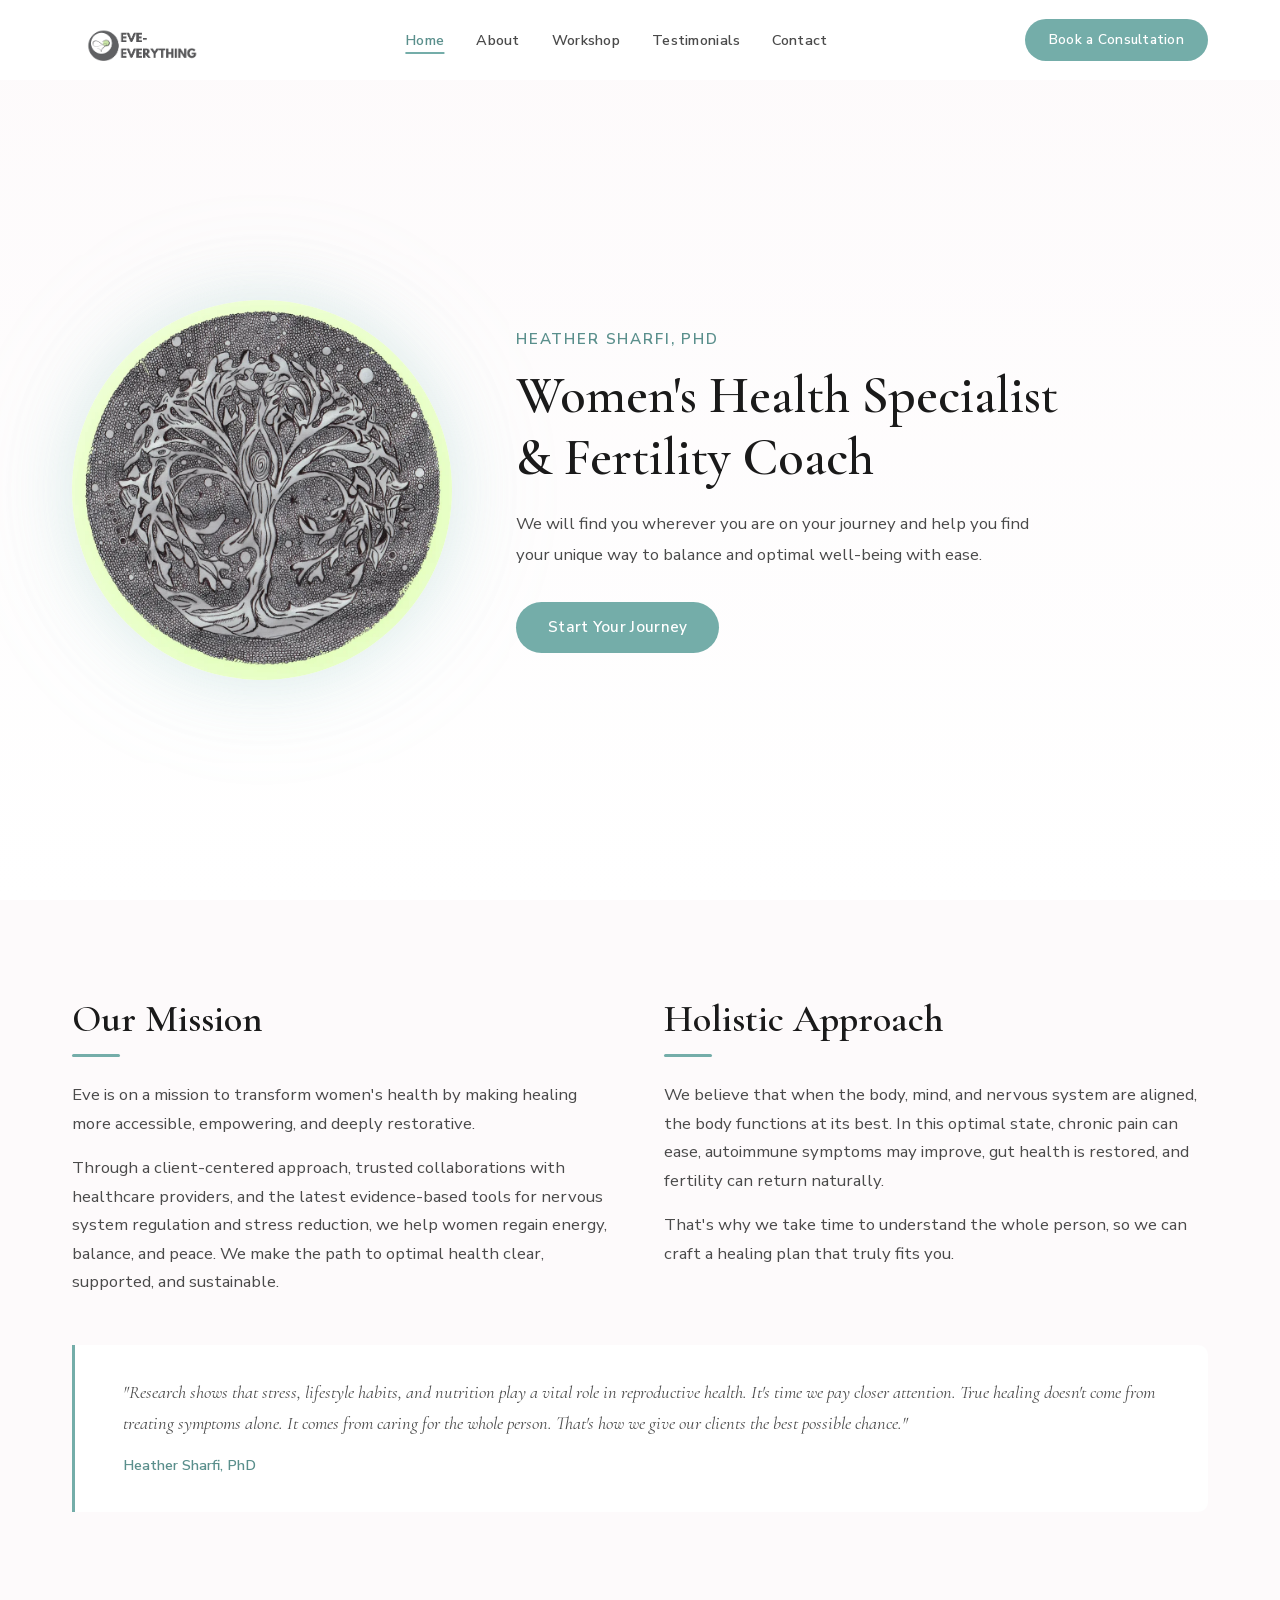
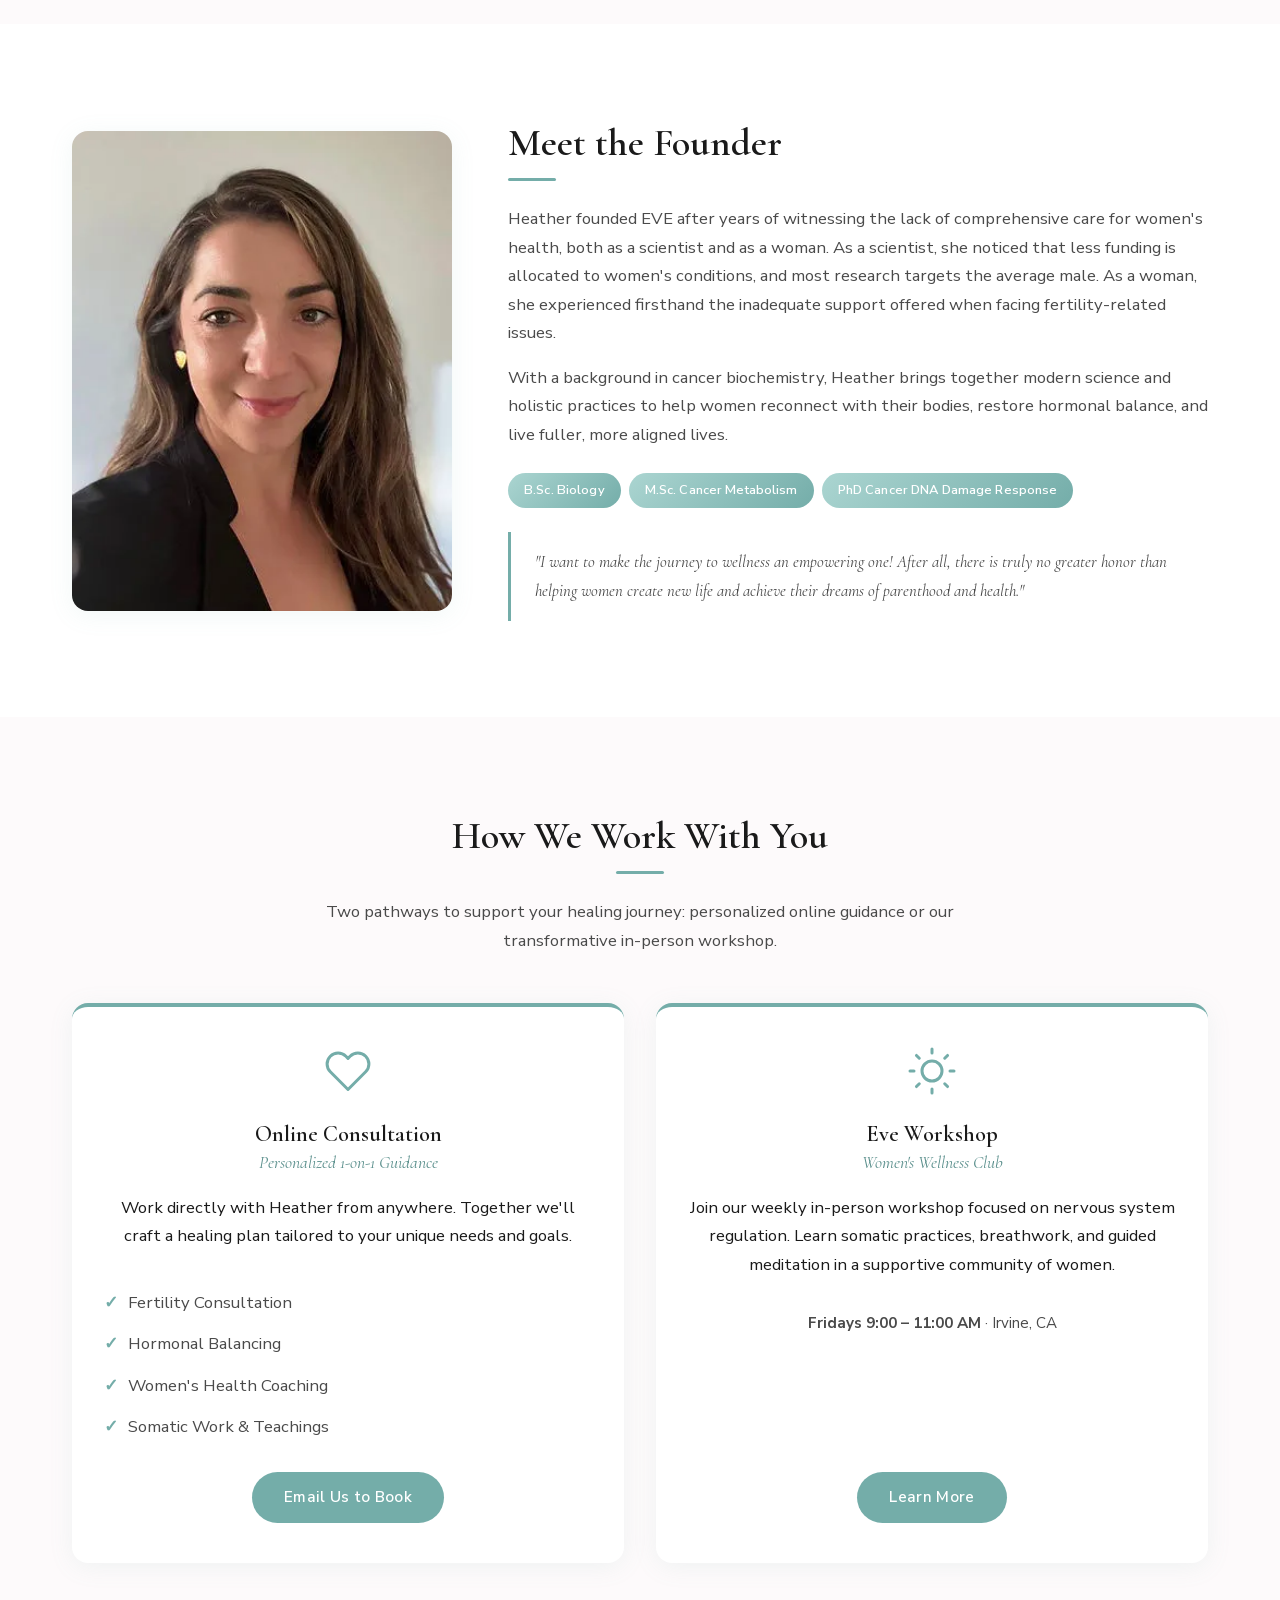
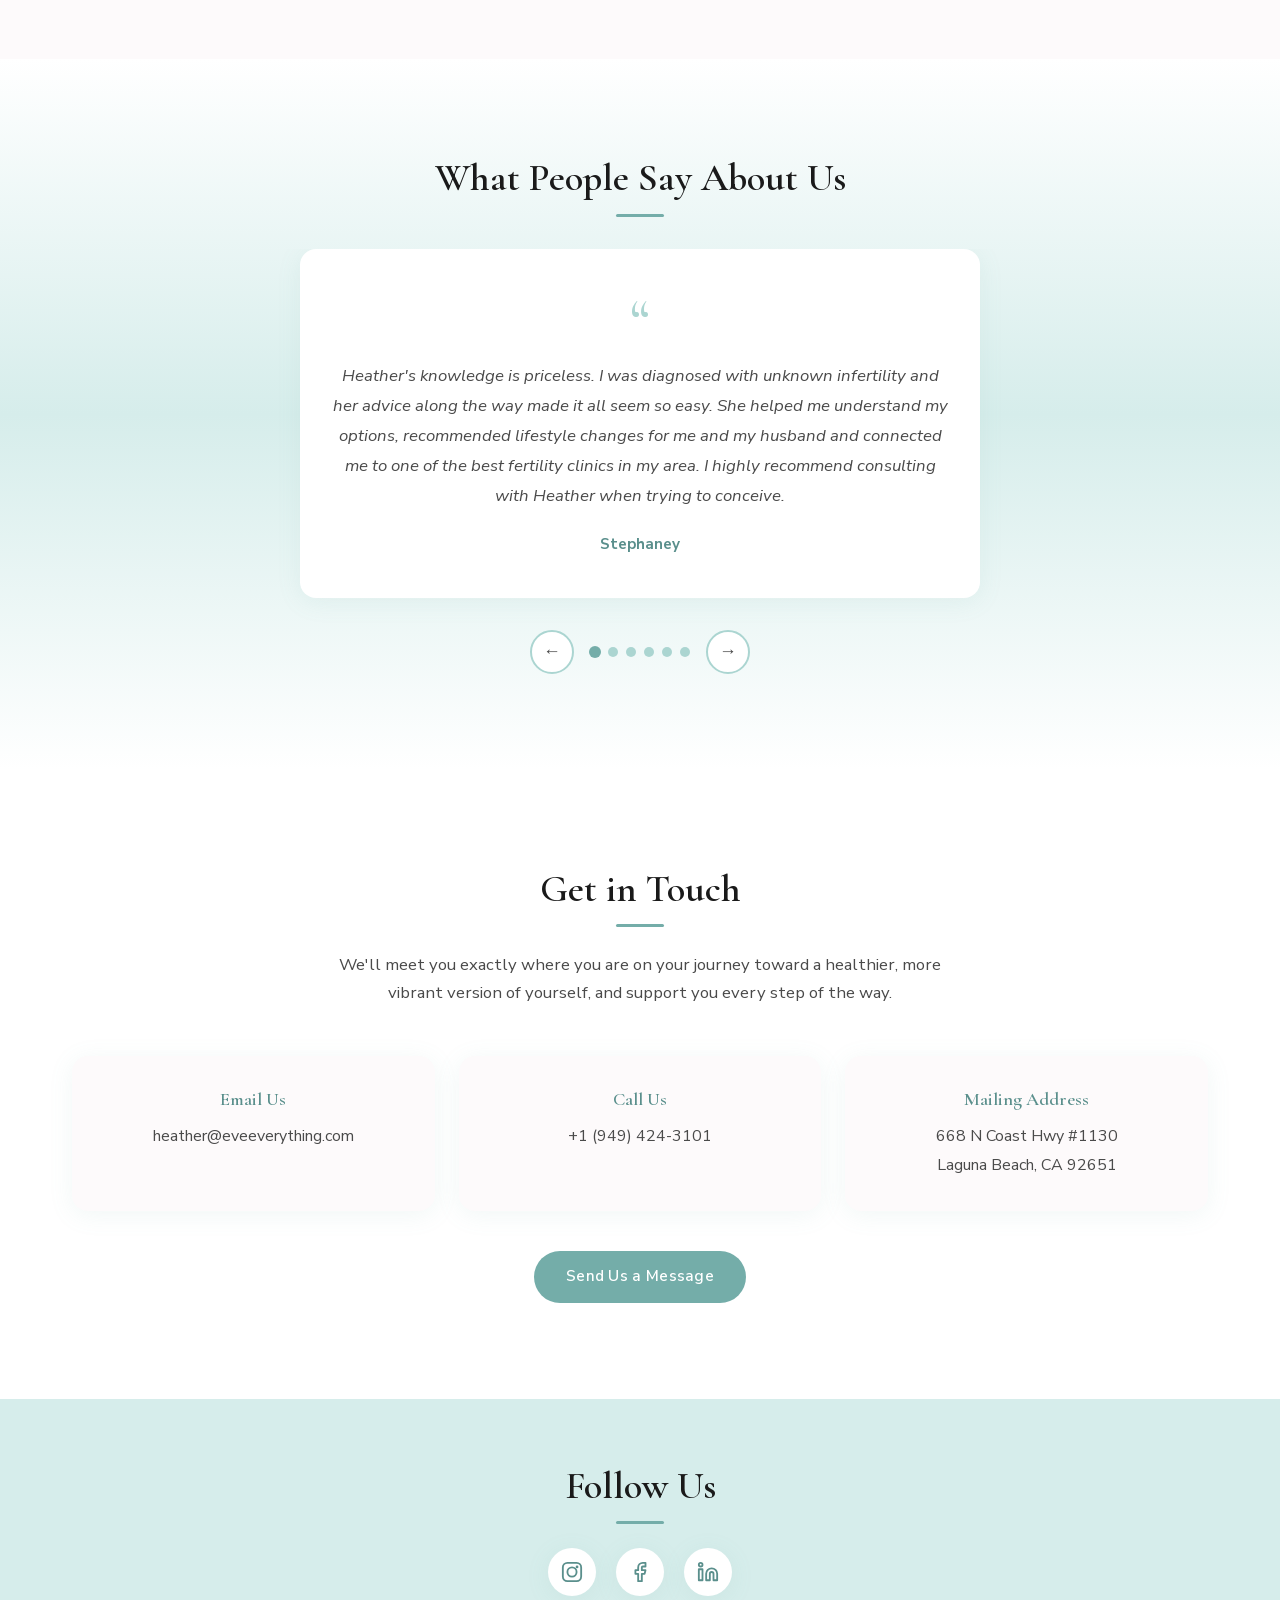
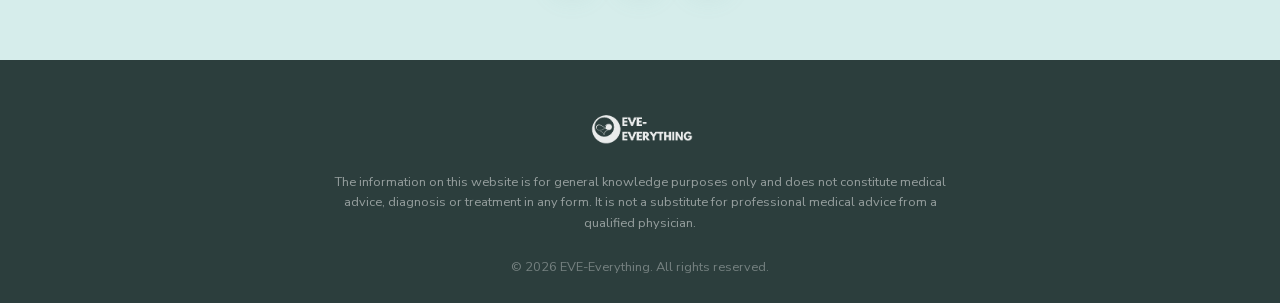
<file: index.html>
<!DOCTYPE html>
<html lang="en">
<head>
  <meta charset="UTF-8">
  <meta name="viewport" content="width=device-width, initial-scale=1.0">
  <title>EVE-Everything | Women's Health Specialist & Fertility Coach</title>
  <meta name="description" content="Heather Sharfi PhD, Women's Health Specialist and Fertility Coach. Science-backed solutions for hormone balance, fertility, and nervous system healing.">
  <meta property="og:title" content="EVE-Everything | Women's Health & Fertility">
  <meta property="og:description" content="Transform your health with evidence-based, holistic care for women. Nervous system healing, fertility coaching, and hormonal balance.">
  <meta property="og:type" content="website">
  <meta property="og:url" content="https://eveeverything.com">
  <meta property="og:image" content="images/logo.png">
  <link rel="icon" type="image/png" href="images/favicon.png">
  <link rel="preload" href="fonts/cormorant-garamond.woff2" as="font" type="font/woff2" crossorigin>
  <link rel="preload" href="fonts/nunito-sans.woff2" as="font" type="font/woff2" crossorigin>
  <link rel="stylesheet" href="css/styles.css">
</head>
<body>

  <!-- ========== NAVIGATION ========== -->
  <header class="site-header" id="header">
    <div class="container header-inner">
      <a href="#hero" class="logo-link">
        <img src="images/logo.png" alt="EVE-Everything" class="logo">
      </a>
      <nav class="main-nav" id="main-nav">
        <ul class="nav-list">
          <li><a href="#hero" class="nav-link active">Home</a></li>
          <li><a href="#about" class="nav-link">About</a></li>
          <li><a href="workshop.html" class="nav-link">Workshop</a></li>
          <li><a href="#testimonials" class="nav-link">Testimonials</a></li>
          <li><a href="#contact" class="nav-link">Contact</a></li>
        </ul>
      </nav>
      <a href="#contact" class="btn btn-nav">Book a Consultation</a>
      <button class="hamburger" id="hamburger" aria-label="Toggle menu" aria-expanded="false">
        <span></span>
        <span></span>
        <span></span>
      </button>
    </div>
  </header>

  <!-- Mobile menu overlay -->
  <div class="mobile-overlay" id="mobile-overlay">
    <nav class="mobile-nav">
      <ul class="mobile-nav-list">
        <li><a href="#hero" class="mobile-nav-link">Home</a></li>
        <li><a href="#about" class="mobile-nav-link">About</a></li>
        <li><a href="workshop.html" class="mobile-nav-link">Workshop</a></li>
        <li><a href="#testimonials" class="mobile-nav-link">Testimonials</a></li>
        <li><a href="#contact" class="mobile-nav-link">Contact</a></li>
      </ul>
      <a href="#contact" class="btn btn-mobile-cta">Book a Consultation</a>
    </nav>
  </div>

  <!-- ========== HERO ========== -->
  <section class="hero" id="hero">
    <div class="container hero-inner">
      <div class="hero-image-wrap">
        <picture>
          <source srcset="images/heather_portrait.webp" type="image/webp">
          <img src="images/heather_portrait_small.jpg" alt="Tree of Life, EVE-Everything" class="hero-image" loading="eager">
        </picture>
      </div>
      <div class="hero-text">
        <p class="hero-subtitle">Heather Sharfi, PhD</p>
        <h1 class="hero-title">Women's Health Specialist<br>& Fertility Coach</h1>
        <p class="hero-description">We will find you wherever you are on your journey and help you find your unique way to balance and optimal well-being with ease.</p>
        <a href="#contact" class="btn btn-primary">Start Your Journey</a>
      </div>
    </div>
  </section>

  <!-- ========== MISSION & APPROACH ========== -->
  <section class="mission" id="mission">
    <div class="container">
      <div class="mission-grid">
        <div class="mission-block fade-in">
          <h2 class="section-title">Our Mission</h2>
          <p>Eve is on a mission to transform women's health by making healing more accessible, empowering, and deeply restorative.</p>
          <p>Through a client-centered approach, trusted collaborations with healthcare providers, and the latest evidence-based tools for nervous system regulation and stress reduction, we help women regain energy, balance, and peace. We make the path to optimal health clear, supported, and sustainable.</p>
        </div>
        <div class="mission-block fade-in">
          <h2 class="section-title">Holistic Approach</h2>
          <p>We believe that when the body, mind, and nervous system are aligned, the body functions at its best. In this optimal state, chronic pain can ease, autoimmune symptoms may improve, gut health is restored, and fertility can return naturally.</p>
          <p>That's why we take time to understand the whole person, so we can craft a healing plan that truly fits you.</p>
        </div>
      </div>
      <blockquote class="founder-quote fade-in">
        <p>"Research shows that stress, lifestyle habits, and nutrition play a vital role in reproductive health. It's time we pay closer attention. True healing doesn't come from treating symptoms alone. It comes from caring for the whole person. That's how we give our clients the best possible chance."</p>
        <cite>Heather Sharfi, PhD</cite>
      </blockquote>
    </div>
  </section>

  <!-- ========== ABOUT ========== -->
  <section class="about" id="about">
    <div class="container">
      <div class="about-grid">
        <div class="about-image-wrap fade-in">
          <picture>
            <source srcset="images/heather-headshot.webp" type="image/webp">
            <img src="images/heather-headshot.jpg" alt="Heather Sharfi, PhD, Founder of EVE-Everything" class="about-image" loading="lazy">
          </picture>
        </div>
        <div class="about-text fade-in">
          <h2 class="section-title">Meet the Founder</h2>
          <p>Heather founded EVE after years of witnessing the lack of comprehensive care for women's health, both as a scientist and as a woman. As a scientist, she noticed that less funding is allocated to women's conditions, and most research targets the average male. As a woman, she experienced firsthand the inadequate support offered when facing fertility-related issues.</p>
          <p>With a background in cancer biochemistry, Heather brings together modern science and holistic practices to help women reconnect with their bodies, restore hormonal balance, and live fuller, more aligned lives.</p>
          <div class="credentials">
            <span class="credential-badge">B.Sc. Biology</span>
            <span class="credential-badge">M.Sc. Cancer Metabolism</span>
            <span class="credential-badge">PhD Cancer DNA Damage Response</span>
          </div>
          <blockquote class="about-quote">
            <p>"I want to make the journey to wellness an empowering one! After all, there is truly no greater honor than helping women create new life and achieve their dreams of parenthood and health."</p>
          </blockquote>
        </div>
      </div>
    </div>
  </section>

  <!-- ========== SERVICES ========== -->
  <section class="services" id="services">
    <div class="container">
      <h2 class="section-title section-title-center fade-in">How We Work With You</h2>
      <p class="section-subtitle fade-in">Two pathways to support your healing journey: personalized online guidance or our transformative in-person workshop.</p>
      <div class="offerings-grid">
        <div class="offering-card fade-in">
          <div class="offering-icon">
            <svg viewBox="0 0 24 24" fill="none" stroke="currentColor" stroke-width="1.5" stroke-linecap="round" stroke-linejoin="round"><path d="M20.84 4.61a5.5 5.5 0 0 0-7.78 0L12 5.67l-1.06-1.06a5.5 5.5 0 0 0-7.78 7.78L12 21.23l8.84-8.84a5.5 5.5 0 0 0 0-7.78z"/></svg>
          </div>
          <h3>Online Consultation</h3>
          <p class="offering-tagline">Personalized 1-on-1 Guidance</p>
          <p>Work directly with Heather from anywhere. Together we'll craft a healing plan tailored to your unique needs and goals.</p>
          <ul class="offering-includes">
            <li>Fertility Consultation</li>
            <li>Hormonal Balancing</li>
            <li>Women's Health Coaching</li>
            <li>Somatic Work & Teachings</li>
          </ul>
          <a href="mailto:heather@eveeverything.com?subject=Consultation%20Inquiry" class="btn btn-primary">Email Us to Book</a>
        </div>
        <div class="offering-card fade-in">
          <div class="offering-icon">
            <svg viewBox="0 0 24 24" fill="none" stroke="currentColor" stroke-width="1.5" stroke-linecap="round" stroke-linejoin="round"><circle cx="12" cy="12" r="5"/><line x1="12" y1="1" x2="12" y2="3"/><line x1="12" y1="21" x2="12" y2="23"/><line x1="4.22" y1="4.22" x2="5.64" y2="5.64"/><line x1="18.36" y1="18.36" x2="19.78" y2="19.78"/><line x1="1" y1="12" x2="3" y2="12"/><line x1="21" y1="12" x2="23" y2="12"/><line x1="4.22" y1="19.78" x2="5.64" y2="18.36"/><line x1="18.36" y1="5.64" x2="19.78" y2="4.22"/></svg>
          </div>
          <h3>Eve Workshop</h3>
          <p class="offering-tagline">Women's Wellness Club</p>
          <p>Join our weekly in-person workshop focused on nervous system regulation. Learn somatic practices, breathwork, and guided meditation in a supportive community of women.</p>
          <p class="offering-detail"><strong>Fridays 9:00 &ndash; 11:00 AM</strong> &middot; Irvine, CA</p>
          <a href="workshop.html" class="btn btn-primary">Learn More</a>
        </div>
      </div>
    </div>
  </section>

  <!-- ========== TESTIMONIALS ========== -->
  <section class="testimonials" id="testimonials">
    <div class="container">
      <h2 class="section-title section-title-center fade-in">What People Say About Us</h2>
      <div class="testimonial-carousel" id="testimonial-carousel">
        <div class="testimonial-track" id="testimonial-track">
          <div class="testimonial-slide">
            <div class="testimonial-card">
              <div class="quote-icon">&ldquo;</div>
              <p class="testimonial-text">Heather's knowledge is priceless. I was diagnosed with unknown infertility and her advice along the way made it all seem so easy. She helped me understand my options, recommended lifestyle changes for me and my husband and connected me to one of the best fertility clinics in my area. I highly recommend consulting with Heather when trying to conceive.</p>
              <p class="testimonial-author"> Stephaney</p>
            </div>
          </div>
          <div class="testimonial-slide">
            <div class="testimonial-card">
              <div class="quote-icon">&ldquo;</div>
              <p class="testimonial-text">I am so pleased that I found Heather. Her advice and information on how to conceive naturally has been invaluable. I feel so much more informed and empowered after speaking to her.</p>
              <p class="testimonial-author"> Keren</p>
            </div>
          </div>
          <div class="testimonial-slide">
            <div class="testimonial-card">
              <div class="quote-icon">&ldquo;</div>
              <p class="testimonial-text">Heather is a well of knowledge. From biochemistry and bodily organs to energy, somatic work, breath work, and subconscious work, she covers it all. She helped me find more meaning in life, focus my energy on what's important, and start practicing self-care. Speaking with her was a comfortable and enlightening experience. She is truly a special soul.</p>
              <p class="testimonial-author"> Yana</p>
            </div>
          </div>
          <div class="testimonial-slide">
            <div class="testimonial-card">
              <div class="quote-icon">&ldquo;</div>
              <p class="testimonial-text">I started working with Heather three months ago and now I'm pregnant! If you are thinking of getting in touch with Heather, don't think, DO!</p>
              <p class="testimonial-author"> Natalie</p>
            </div>
          </div>
          <div class="testimonial-slide">
            <div class="testimonial-card">
              <div class="quote-icon">&ldquo;</div>
              <p class="testimonial-text">Heather is a true baby whisperer. After two years of trying and at the age of 43, I got pregnant naturally.</p>
              <p class="testimonial-author"> Client</p>
            </div>
          </div>
          <div class="testimonial-slide">
            <div class="testimonial-card">
              <div class="quote-icon">&ldquo;</div>
              <p class="testimonial-text">Thank you, Heather, for helping me reconnect with myself. After years of low energy, emotional dysregulation, and feelings of loneliness, I am now excited about the small things in life. I am reading more, spending more time in nature, and my business has never been more successful. I find life more meaningful and joyful than ever before.</p>
              <p class="testimonial-author"> Client</p>
            </div>
          </div>
        </div>
        <div class="carousel-controls">
          <button class="carousel-btn carousel-prev" aria-label="Previous testimonial">&larr;</button>
          <div class="carousel-dots" id="carousel-dots"></div>
          <button class="carousel-btn carousel-next" aria-label="Next testimonial">&rarr;</button>
        </div>
      </div>
    </div>
  </section>

  <!-- ========== CONTACT ========== -->
  <section class="contact" id="contact">
    <div class="container">
      <h2 class="section-title section-title-center fade-in">Get in Touch</h2>
      <p class="section-subtitle fade-in">We'll meet you exactly where you are on your journey toward a healthier, more vibrant version of yourself, and support you every step of the way.</p>
      <div class="contact-cards fade-in">
        <a href="mailto:heather@eveeverything.com" class="contact-card">
          <h3>Email Us</h3>
          <p>heather@eveeverything.com</p>
        </a>
        <a href="tel:+19494243101" class="contact-card">
          <h3>Call Us</h3>
          <p>+1 (949) 424-3101</p>
        </a>
        <div class="contact-card">
          <h3>Mailing Address</h3>
          <p>668 N Coast Hwy #1130<br>Laguna Beach, CA 92651</p>
        </div>
      </div>
      <div class="contact-cta fade-in">
        <a href="mailto:heather@eveeverything.com?subject=Inquiry%20from%20EVE-Everything%20Website" class="btn btn-primary">Send Us a Message</a>
      </div>
    </div>
  </section>

  <!-- ========== FOLLOW US ========== -->
  <section class="follow-us" id="follow">
    <div class="container">
      <h2 class="section-title section-title-center fade-in">Follow Us</h2>
      <div class="social-links fade-in">
        <a href="https://www.instagram.com/heather_sharfi_phd" target="_blank" rel="noopener" aria-label="Instagram">
          <svg viewBox="0 0 24 24" fill="none" stroke="currentColor" stroke-width="2" stroke-linecap="round" stroke-linejoin="round"><rect x="2" y="2" width="20" height="20" rx="5"/><circle cx="12" cy="12" r="5"/><circle cx="17.5" cy="6.5" r="1.5" fill="currentColor" stroke="none"/></svg>
        </a>
        <a href="https://www.facebook.com/groups/302809295116601" target="_blank" rel="noopener" aria-label="Facebook">
          <svg viewBox="0 0 24 24" fill="none" stroke="currentColor" stroke-width="2" stroke-linecap="round" stroke-linejoin="round"><path d="M18 2h-3a5 5 0 0 0-5 5v3H7v4h3v8h4v-8h3l1-4h-4V7a1 1 0 0 1 1-1h3z"/></svg>
        </a>
        <a href="https://www.linkedin.com/in/hsharfi/" target="_blank" rel="noopener" aria-label="LinkedIn">
          <svg viewBox="0 0 24 24" fill="none" stroke="currentColor" stroke-width="2" stroke-linecap="round" stroke-linejoin="round"><path d="M16 8a6 6 0 0 1 6 6v7h-4v-7a2 2 0 0 0-2-2 2 2 0 0 0-2 2v7h-4v-7a6 6 0 0 1 6-6z"/><rect x="2" y="9" width="4" height="12"/><circle cx="4" cy="4" r="2"/></svg>
        </a>
      </div>
    </div>
  </section>

  <!-- ========== FOOTER ========== -->
  <footer class="site-footer">
    <div class="container">
      <img src="images/logo.png" alt="EVE-Everything" class="footer-logo" loading="lazy">
      <p class="disclaimer">The information on this website is for general knowledge purposes only and does not constitute medical advice, diagnosis or treatment in any form. It is not a substitute for professional medical advice from a qualified physician.</p>
      <p class="copyright">&copy; 2026 EVE-Everything. All rights reserved.</p>
    </div>
  </footer>

  <script src="js/main.js"></script>
</body>
</html>
</file>
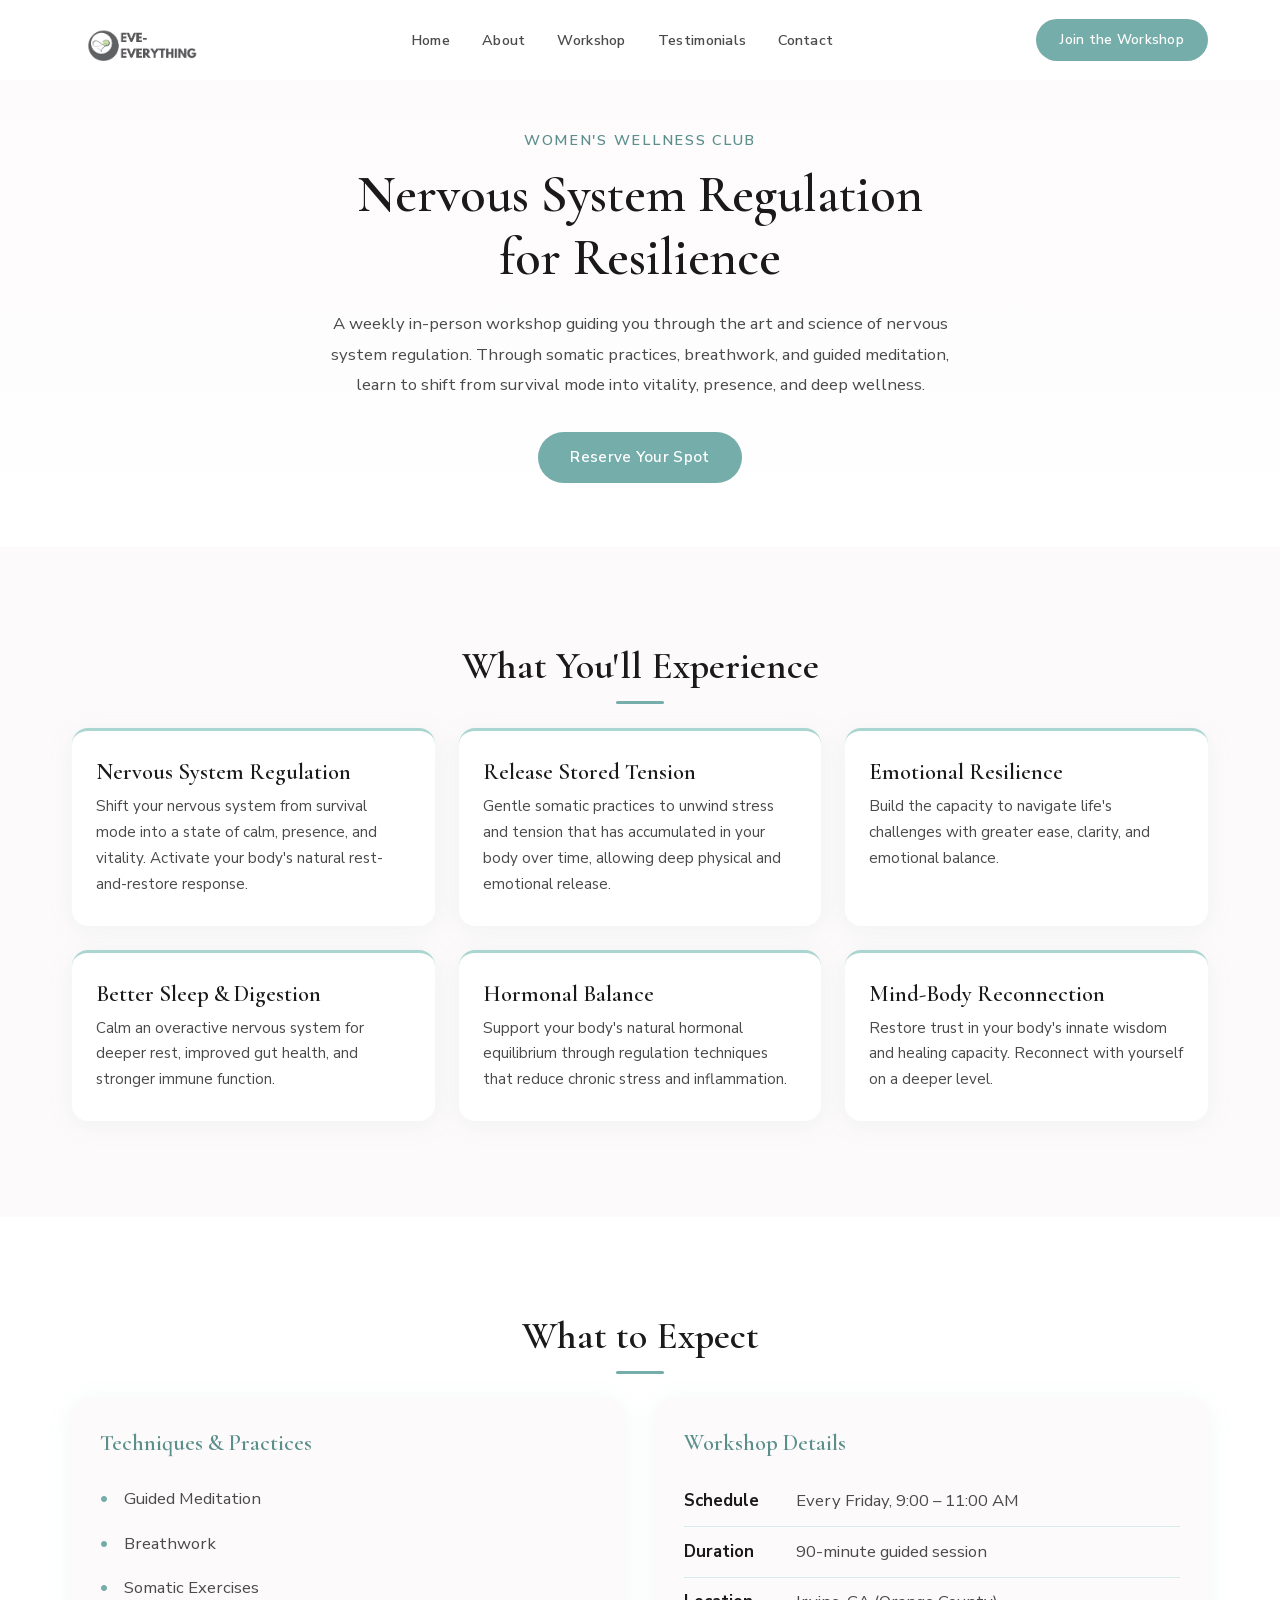
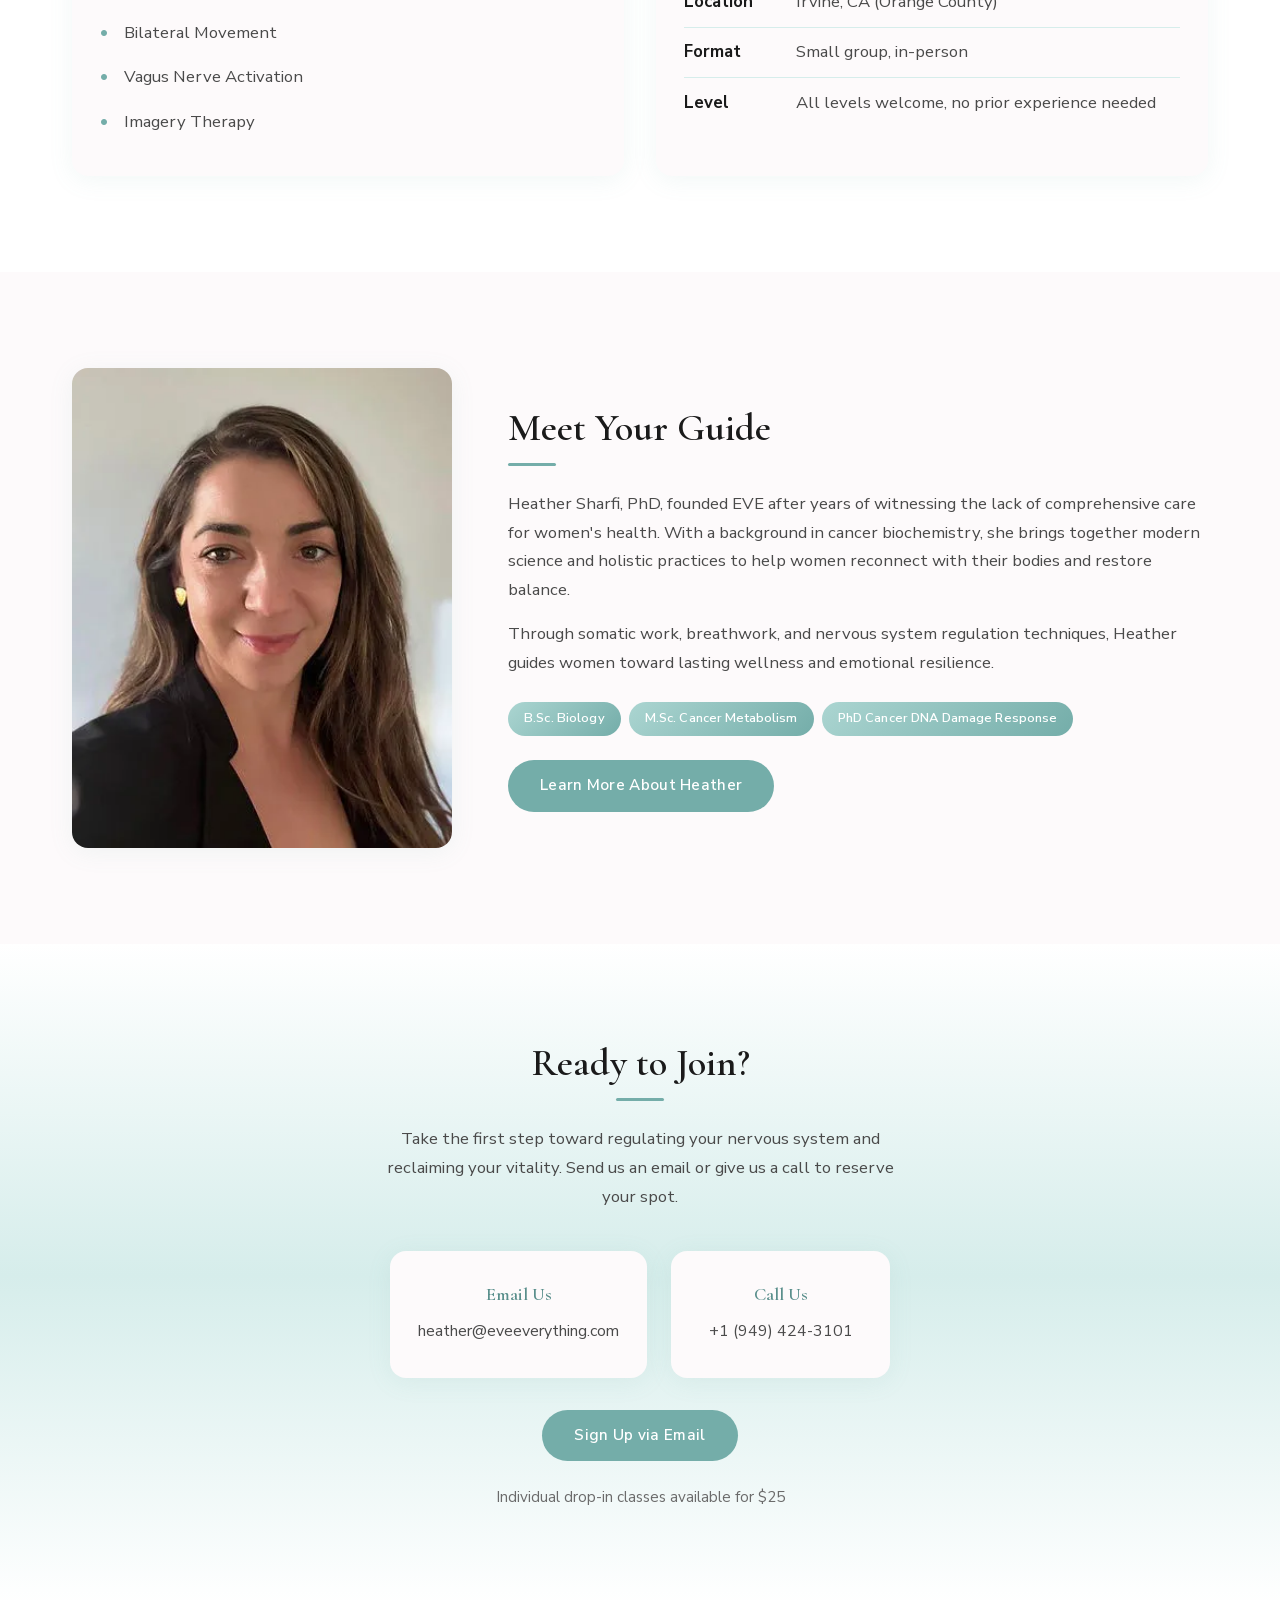
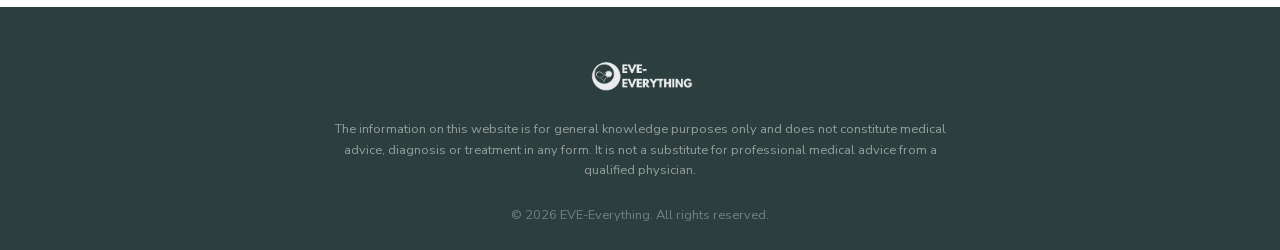
<file: workshop.html>
<!DOCTYPE html>
<html lang="en">
<head>
  <meta charset="UTF-8">
  <meta name="viewport" content="width=device-width, initial-scale=1.0">
  <title>Eve Workshop | Women's Wellness Club | Nervous System Regulation</title>
  <meta name="description" content="Join Eve's weekly in-person workshop in Irvine, CA. Learn nervous system regulation through somatic practices, breathwork, and guided meditation in a supportive community of women.">
  <meta property="og:title" content="Eve Workshop | Women's Wellness Club">
  <meta property="og:description" content="Weekly nervous system regulation workshop for women. Fridays 9–11 AM in Irvine, CA.">
  <meta property="og:type" content="website">
  <meta property="og:url" content="https://eveeverything.com/workshop">
  <meta property="og:image" content="images/logo.png">
  <link rel="icon" type="image/png" href="images/favicon.png">
  <link rel="preload" href="fonts/cormorant-garamond.woff2" as="font" type="font/woff2" crossorigin>
  <link rel="preload" href="fonts/nunito-sans.woff2" as="font" type="font/woff2" crossorigin>
  <link rel="stylesheet" href="css/styles.css">
</head>
<body>

  <!-- ========== NAVIGATION ========== -->
  <header class="site-header" id="header">
    <div class="container header-inner">
      <a href="index.html" class="logo-link">
        <img src="images/logo.png" alt="EVE-Everything" class="logo">
      </a>
      <nav class="main-nav" id="main-nav">
        <ul class="nav-list">
          <li><a href="index.html" class="nav-link">Home</a></li>
          <li><a href="index.html#about" class="nav-link">About</a></li>
          <li><a href="workshop.html" class="nav-link active">Workshop</a></li>
          <li><a href="index.html#testimonials" class="nav-link">Testimonials</a></li>
          <li><a href="index.html#contact" class="nav-link">Contact</a></li>
        </ul>
      </nav>
      <a href="#workshop-cta" class="btn btn-nav">Join the Workshop</a>
      <button class="hamburger" id="hamburger" aria-label="Toggle menu" aria-expanded="false">
        <span></span>
        <span></span>
        <span></span>
      </button>
    </div>
  </header>

  <!-- Mobile menu overlay -->
  <div class="mobile-overlay" id="mobile-overlay">
    <nav class="mobile-nav">
      <ul class="mobile-nav-list">
        <li><a href="index.html" class="mobile-nav-link">Home</a></li>
        <li><a href="index.html#about" class="mobile-nav-link">About</a></li>
        <li><a href="workshop.html" class="mobile-nav-link">Workshop</a></li>
        <li><a href="index.html#testimonials" class="mobile-nav-link">Testimonials</a></li>
        <li><a href="index.html#contact" class="mobile-nav-link">Contact</a></li>
      </ul>
      <a href="#workshop-cta" class="btn btn-mobile-cta">Join the Workshop</a>
    </nav>
  </div>

  <!-- ========== WORKSHOP HERO ========== -->
  <section class="workshop-hero" id="workshop-hero">
    <div class="container">
      <p class="hero-label fade-in">Women's Wellness Club</p>
      <h1 class="fade-in">Nervous System Regulation<br>for Resilience</h1>
      <p class="workshop-subtitle fade-in">A weekly in-person workshop guiding you through the art and science of nervous system regulation. Through somatic practices, breathwork, and guided meditation, learn to shift from survival mode into vitality, presence, and deep wellness.</p>
      <a href="#workshop-cta" class="btn btn-primary fade-in">Reserve Your Spot</a>
    </div>
  </section>

  <!-- ========== WHAT YOU'LL EXPERIENCE ========== -->
  <section class="workshop-benefits" id="benefits">
    <div class="container">
      <h2 class="section-title section-title-center fade-in">What You'll Experience</h2>
      <div class="benefits-grid">
        <div class="benefit-card fade-in">
          <h3>Nervous System Regulation</h3>
          <p>Shift your nervous system from survival mode into a state of calm, presence, and vitality. Activate your body's natural rest-and-restore response.</p>
        </div>
        <div class="benefit-card fade-in">
          <h3>Release Stored Tension</h3>
          <p>Gentle somatic practices to unwind stress and tension that has accumulated in your body over time, allowing deep physical and emotional release.</p>
        </div>
        <div class="benefit-card fade-in">
          <h3>Emotional Resilience</h3>
          <p>Build the capacity to navigate life's challenges with greater ease, clarity, and emotional balance.</p>
        </div>
        <div class="benefit-card fade-in">
          <h3>Better Sleep & Digestion</h3>
          <p>Calm an overactive nervous system for deeper rest, improved gut health, and stronger immune function.</p>
        </div>
        <div class="benefit-card fade-in">
          <h3>Hormonal Balance</h3>
          <p>Support your body's natural hormonal equilibrium through regulation techniques that reduce chronic stress and inflammation.</p>
        </div>
        <div class="benefit-card fade-in">
          <h3>Mind-Body Reconnection</h3>
          <p>Restore trust in your body's innate wisdom and healing capacity. Reconnect with yourself on a deeper level.</p>
        </div>
      </div>
    </div>
  </section>

  <!-- ========== WHAT TO EXPECT ========== -->
  <section class="workshop-details" id="details">
    <div class="container">
      <h2 class="section-title section-title-center fade-in">What to Expect</h2>
      <div class="details-grid">
        <div class="details-card fade-in">
          <h3>Techniques & Practices</h3>
          <ul class="detail-list">
            <li>Guided Meditation</li>
            <li>Breathwork</li>
            <li>Somatic Exercises</li>
            <li>Bilateral Movement</li>
            <li>Vagus Nerve Activation</li>
            <li>Imagery Therapy</li>
          </ul>
        </div>
        <div class="details-card fade-in">
          <h3>Workshop Details</h3>
          <div class="workshop-info-item">
            <strong>Schedule</strong>
            <span>Every Friday, 9:00 &ndash; 11:00 AM</span>
          </div>
          <div class="workshop-info-item">
            <strong>Duration</strong>
            <span>90-minute guided session</span>
          </div>
          <div class="workshop-info-item">
            <strong>Location</strong>
            <span>Irvine, CA (Orange County)</span>
          </div>
          <div class="workshop-info-item">
            <strong>Format</strong>
            <span>Small group, in-person</span>
          </div>
          <div class="workshop-info-item">
            <strong>Level</strong>
            <span>All levels welcome, no prior experience needed</span>
          </div>
        </div>
      </div>
    </div>
  </section>

  <!-- ========== ABOUT YOUR GUIDE ========== -->
  <section class="workshop-guide" id="guide">
    <div class="container">
      <div class="about-grid">
        <div class="about-image-wrap fade-in">
          <picture>
            <source srcset="images/heather-headshot.webp" type="image/webp">
            <img src="images/heather-headshot.jpg" alt="Heather Sharfi, PhD, Workshop Facilitator" class="about-image" loading="lazy">
          </picture>
        </div>
        <div class="about-text fade-in">
          <h2 class="section-title">Meet Your Guide</h2>
          <p>Heather Sharfi, PhD, founded EVE after years of witnessing the lack of comprehensive care for women's health. With a background in cancer biochemistry, she brings together modern science and holistic practices to help women reconnect with their bodies and restore balance.</p>
          <p>Through somatic work, breathwork, and nervous system regulation techniques, Heather guides women toward lasting wellness and emotional resilience.</p>
          <div class="credentials">
            <span class="credential-badge">B.Sc. Biology</span>
            <span class="credential-badge">M.Sc. Cancer Metabolism</span>
            <span class="credential-badge">PhD Cancer DNA Damage Response</span>
          </div>
          <a href="index.html#about" class="btn btn-primary">Learn More About Heather</a>
        </div>
      </div>
    </div>
  </section>

  <!-- ========== CTA ========== -->
  <section class="workshop-cta" id="workshop-cta">
    <div class="container">
      <h2 class="section-title section-title-center fade-in">Ready to Join?</h2>
      <p class="cta-text fade-in">Take the first step toward regulating your nervous system and reclaiming your vitality. Send us an email or give us a call to reserve your spot.</p>
      <div class="contact-cards fade-in">
        <a href="mailto:heather@eveeverything.com?subject=Workshop%20Interest" class="contact-card">
          <h3>Email Us</h3>
          <p>heather@eveeverything.com</p>
        </a>
        <a href="tel:+19494243101" class="contact-card">
          <h3>Call Us</h3>
          <p>+1 (949) 424-3101</p>
        </a>
      </div>
      <div class="fade-in" style="text-align: center;">
        <a href="mailto:heather@eveeverything.com?subject=Workshop%20Interest" class="btn btn-primary">Sign Up via Email</a>
        <p class="workshop-dropin">Individual drop-in classes available for $25</p>
      </div>
    </div>
  </section>

  <!-- ========== FOOTER ========== -->
  <footer class="site-footer">
    <div class="container">
      <img src="images/logo.png" alt="EVE-Everything" class="footer-logo" loading="lazy">
      <p class="disclaimer">The information on this website is for general knowledge purposes only and does not constitute medical advice, diagnosis or treatment in any form. It is not a substitute for professional medical advice from a qualified physician.</p>
      <p class="copyright">&copy; 2026 EVE-Everything. All rights reserved.</p>
    </div>
  </footer>

  <script src="js/main.js"></script>
</body>
</html>
</file>
<file: css/styles.css>
/* ========================================
   EVE-Everything — Styles
   Mobile-first responsive design
   ======================================== */

/* === Self-hosted Fonts (no external requests) === */
@font-face {
  font-family: 'Cormorant Garamond';
  font-style: normal;
  font-weight: 400 700;
  font-display: block;
  src: url('../fonts/cormorant-garamond.woff2') format('woff2');
}

@font-face {
  font-family: 'Cormorant Garamond';
  font-style: italic;
  font-weight: 400 500;
  font-display: block;
  src: url('../fonts/cormorant-garamond-italic.woff2') format('woff2');
}

@font-face {
  font-family: 'Nunito Sans';
  font-style: normal;
  font-weight: 300 700;
  font-display: block;
  src: url('../fonts/nunito-sans.woff2') format('woff2');
}

@font-face {
  font-family: 'Nunito Sans';
  font-style: italic;
  font-weight: 400;
  font-display: block;
  src: url('../fonts/nunito-sans-italic.woff2') format('woff2');
}

/* === Reset === */
*, *::before, *::after {
  margin: 0;
  padding: 0;
  box-sizing: border-box;
}

/* === Custom Properties === */
:root {
  --color-sage: #74ADA9;
  --color-sage-dark: #5A8F8C;
  --color-sage-light: #ABD5D1;
  --color-sage-pale: #d6edeb;
  --color-cream: #FDFAFB;
  --color-cream-dark: #CCBEB8;
  --color-text: #1a1a1a;
  --color-text-secondary: #4a4a4a;
  --color-text-muted: #6b6b6b;
  --color-white: #FFFFFF;
  --color-footer-bg: #2c3e3d;

  --font-heading: 'Cormorant Garamond', Georgia, serif;
  --font-body: 'Nunito Sans', 'Helvetica Neue', Arial, sans-serif;

  --space-xs: 0.5rem;
  --space-sm: 1rem;
  --space-md: 2rem;
  --space-lg: 4rem;
  --space-xl: 6rem;

  --max-width: 1200px;
  --radius: 10px;
  --radius-lg: 16px;
  --shadow: 0 4px 24px rgba(116, 173, 169, 0.1);
  --shadow-hover: 0 8px 32px rgba(116, 173, 169, 0.18);
  --transition: 0.3s ease;
  --header-height: 72px;
}

html {
  scroll-behavior: smooth;
  scroll-padding-top: var(--header-height);
}

body {
  font-family: var(--font-body);
  font-size: 1rem;
  line-height: 1.7;
  color: var(--color-text);
  background-color: var(--color-white);
  -webkit-font-smoothing: antialiased;
  -moz-osx-font-smoothing: grayscale;
}

img {
  max-width: 100%;
  height: auto;
  display: block;
}

a {
  color: var(--color-sage-dark);
  text-decoration: none;
  transition: color var(--transition);
}

a:hover {
  color: var(--color-sage);
}

/* === Typography === */
h1, h2, h3 {
  font-family: var(--font-heading);
  font-weight: 600;
  line-height: 1.2;
  color: var(--color-text);
}

h1 { font-size: 2.25rem; }
h2 { font-size: 1.75rem; }
h3 { font-size: 1.25rem; }

p {
  margin-bottom: 1rem;
}

p:last-child {
  margin-bottom: 0;
}

/* === Layout === */
.container {
  width: 100%;
  max-width: var(--max-width);
  margin: 0 auto;
  padding: 0 1.25rem;
}

.section-title {
  font-size: 1.75rem;
  margin-bottom: 1.5rem;
  position: relative;
}

.section-title::after {
  content: '';
  display: block;
  width: 48px;
  height: 3px;
  background: var(--color-sage);
  margin-top: 0.75rem;
  border-radius: 2px;
}

.section-title-center {
  text-align: center;
}

.section-title-center::after {
  margin-left: auto;
  margin-right: auto;
}

.section-subtitle {
  text-align: center;
  max-width: 640px;
  margin: 0 auto 3rem;
  color: var(--color-text-secondary);
  font-size: 1.05rem;
}

/* === Buttons === */
.btn {
  display: inline-block;
  font-family: var(--font-body);
  font-weight: 600;
  font-size: 0.95rem;
  padding: 0.8rem 2rem;
  border-radius: 50px;
  border: none;
  cursor: pointer;
  text-align: center;
  transition: all var(--transition);
  letter-spacing: 0.02em;
}

.btn-primary {
  background: var(--color-sage);
  color: var(--color-white);
}

.btn-primary:hover {
  background: var(--color-sage-dark);
  color: var(--color-white);
  transform: translateY(-2px);
  box-shadow: var(--shadow-hover);
}

.btn-full {
  width: 100%;
}

/* === HEADER / NAV === */
.site-header {
  position: fixed;
  top: 0;
  left: 0;
  right: 0;
  z-index: 1000;
  background: rgba(255, 255, 255, 0.95);
  backdrop-filter: blur(12px);
  -webkit-backdrop-filter: blur(12px);
  transition: box-shadow var(--transition);
  height: var(--header-height);
}

.site-header.scrolled {
  box-shadow: 0 2px 20px rgba(0, 0, 0, 0.06);
}

.header-inner {
  display: flex;
  align-items: center;
  justify-content: space-between;
  height: var(--header-height);
}

.logo-link {
  flex-shrink: 0;
}

.logo {
  height: 44px;
  width: auto;
}

.main-nav {
  display: none;
}

.nav-list {
  display: flex;
  list-style: none;
  gap: 2rem;
}

.nav-link {
  font-size: 0.9rem;
  font-weight: 600;
  color: var(--color-text-secondary);
  position: relative;
  padding: 0.25rem 0;
  letter-spacing: 0.02em;
}

.nav-link::after {
  content: '';
  position: absolute;
  bottom: 0;
  left: 50%;
  width: 0;
  height: 2px;
  background: var(--color-sage);
  transition: all var(--transition);
  transform: translateX(-50%);
}

.nav-link:hover::after,
.nav-link.active::after {
  width: 100%;
}

.nav-link:hover,
.nav-link.active {
  color: var(--color-sage-dark);
}

.btn-nav {
  display: none;
  background: var(--color-sage);
  color: var(--color-white);
  padding: 0.6rem 1.5rem;
  border-radius: 50px;
  font-size: 0.85rem;
  font-weight: 600;
}

.btn-nav:hover {
  background: var(--color-sage-dark);
  color: var(--color-white);
}

/* Hamburger */
.hamburger {
  display: flex;
  flex-direction: column;
  justify-content: center;
  gap: 5px;
  width: 28px;
  height: 28px;
  background: none;
  border: none;
  cursor: pointer;
  padding: 0;
  z-index: 1001;
}

.hamburger span {
  display: block;
  width: 100%;
  height: 2px;
  background: var(--color-text);
  border-radius: 2px;
  transition: all var(--transition);
  transform-origin: center;
}

.hamburger.open span:nth-child(1) {
  transform: rotate(45deg) translate(5px, 5px);
}

.hamburger.open span:nth-child(2) {
  opacity: 0;
}

.hamburger.open span:nth-child(3) {
  transform: rotate(-45deg) translate(5px, -5px);
}

/* Mobile overlay */
.mobile-overlay {
  position: fixed;
  inset: 0;
  z-index: 999;
  background: rgba(253, 250, 251, 0.97);
  backdrop-filter: blur(20px);
  -webkit-backdrop-filter: blur(20px);
  display: flex;
  align-items: center;
  justify-content: center;
  opacity: 0;
  visibility: hidden;
  transition: all 0.4s ease;
}

.mobile-overlay.open {
  opacity: 1;
  visibility: visible;
}

.mobile-nav {
  text-align: center;
}

.mobile-nav-list {
  list-style: none;
  margin-bottom: 2rem;
}

.mobile-nav-list li {
  margin-bottom: 1rem;
}

.mobile-nav-link {
  font-family: var(--font-heading);
  font-size: 1.75rem;
  font-weight: 500;
  color: var(--color-text);
  transition: color var(--transition);
}

.mobile-nav-link:hover {
  color: var(--color-sage);
}

.btn-mobile-cta {
  display: inline-block;
  background: var(--color-sage);
  color: var(--color-white);
  padding: 0.8rem 2.5rem;
  border-radius: 50px;
  font-weight: 600;
}

.btn-mobile-cta:hover {
  background: var(--color-sage-dark);
  color: var(--color-white);
}

/* === HERO === */
.hero {
  padding: calc(var(--header-height) + 3rem) 0 4rem;
  background: linear-gradient(180deg, var(--color-cream) 0%, var(--color-white) 100%);
  min-height: 100dvh;
  display: flex;
  align-items: center;
}

.hero-inner {
  text-align: center;
}

.hero-image-wrap {
  margin: 0 auto 2rem;
  width: 260px;
  height: 260px;
  border-radius: 50%;
  overflow: hidden;
  box-shadow: 0 0 60px rgba(171, 213, 209, 0.35), 0 0 120px rgba(171, 213, 209, 0.15);
}

.hero-image {
  width: 100%;
  height: 100%;
  object-fit: cover;
}

.hero-subtitle {
  font-family: var(--font-body);
  font-size: 0.95rem;
  font-weight: 600;
  color: var(--color-sage-dark);
  letter-spacing: 0.12em;
  text-transform: uppercase;
  margin-bottom: 0.75rem;
}

.hero-title {
  font-size: 2.25rem;
  margin-bottom: 1.25rem;
  color: var(--color-text);
}

.hero-description {
  font-size: 1.05rem;
  color: var(--color-text-secondary);
  max-width: 520px;
  margin: 0 auto 2rem;
  line-height: 1.8;
}

/* === MISSION === */
.mission {
  padding: var(--space-xl) 0;
  background: var(--color-cream);
}

.mission-grid {
  display: grid;
  gap: 2.5rem;
  margin-bottom: 3rem;
}

.mission-block p {
  color: var(--color-text-secondary);
}

.founder-quote {
  border-left: 3px solid var(--color-sage);
  padding: 1.5rem 2rem;
  margin: 0;
  background: var(--color-white);
  border-radius: 0 var(--radius) var(--radius) 0;
}

.founder-quote p {
  font-family: var(--font-heading);
  font-size: 1.15rem;
  font-style: italic;
  color: var(--color-text-secondary);
  line-height: 1.7;
  margin-bottom: 0.75rem;
}

.founder-quote cite {
  font-family: var(--font-body);
  font-style: normal;
  font-size: 0.9rem;
  font-weight: 600;
  color: var(--color-sage-dark);
}

/* === ABOUT === */
.about {
  padding: var(--space-xl) 0;
  background: var(--color-white);
}

.about-grid {
  display: grid;
  gap: 2.5rem;
}

.about-image-wrap {
  text-align: center;
}

.about-image {
  width: 280px;
  height: 340px;
  object-fit: cover;
  border-radius: var(--radius-lg);
  box-shadow: var(--shadow);
  margin: 0 auto;
}

.about-text p {
  color: var(--color-text-secondary);
}

.credentials {
  display: flex;
  flex-wrap: wrap;
  gap: 0.5rem;
  margin: 1.5rem 0;
}

.credential-badge {
  display: inline-block;
  background: linear-gradient(135deg, var(--color-sage-light), var(--color-sage));
  color: var(--color-white);
  font-size: 0.8rem;
  font-weight: 600;
  padding: 0.4rem 1rem;
  border-radius: 50px;
  letter-spacing: 0.01em;
}

.about-quote {
  border-left: 3px solid var(--color-sage);
  padding: 1rem 1.5rem;
  margin-top: 1.5rem;
}

.about-quote p {
  font-family: var(--font-heading);
  font-size: 1.05rem;
  font-style: italic;
  color: var(--color-text-secondary);
}

/* === SERVICES === */
.services {
  padding: var(--space-xl) 0;
  background: var(--color-cream);
}

.services-grid {
  display: grid;
  gap: 1.5rem;
  margin-bottom: 2.5rem;
}

.service-card {
  background: var(--color-white);
  border-radius: var(--radius-lg);
  padding: 2rem 1.75rem;
  border-top: 3px solid var(--color-sage-light);
  box-shadow: var(--shadow);
  transition: all var(--transition);
}

.service-card:hover {
  transform: translateY(-4px);
  box-shadow: var(--shadow-hover);
  border-top-color: var(--color-sage);
}

.service-card h3 {
  margin-bottom: 0.75rem;
  color: var(--color-text);
}

.service-card p {
  color: var(--color-text-secondary);
  font-size: 0.95rem;
}

/* === OFFERINGS (simplified two-card layout) === */
.offerings-grid {
  display: grid;
  gap: 2rem;
}

.offering-card {
  background: var(--color-white);
  border-radius: var(--radius-lg);
  padding: 2.5rem 2rem;
  border-top: 4px solid var(--color-sage);
  box-shadow: var(--shadow);
  transition: all var(--transition);
  text-align: center;
  display: flex;
  flex-direction: column;
  align-items: center;
}

.offering-card:hover {
  transform: translateY(-4px);
  box-shadow: var(--shadow-hover);
}

.offering-icon svg {
  width: 48px;
  height: 48px;
  color: var(--color-sage);
  margin-bottom: 1rem;
}

.offering-tagline {
  font-family: var(--font-heading);
  font-style: italic;
  color: var(--color-sage-dark);
  font-size: 1.1rem;
  margin-bottom: 1rem;
}

.offering-includes {
  list-style: none;
  padding: 0;
  margin: 1rem 0 1.5rem;
  text-align: left;
  width: 100%;
}

.offering-includes li {
  padding: 0.4rem 0;
  padding-left: 1.5rem;
  position: relative;
  color: var(--color-text-secondary);
}

.offering-includes li::before {
  content: '\2713';
  position: absolute;
  left: 0;
  color: var(--color-sage);
  font-weight: 700;
}

.offering-detail {
  color: var(--color-text-secondary);
  font-size: 0.95rem;
  margin: 1rem 0 1.5rem;
}

.offering-card .btn {
  margin-top: auto;
}

/* === WORKSHOP PAGE === */
.workshop-hero {
  padding: calc(var(--header-height) + 3rem) 0 4rem;
  background: linear-gradient(180deg, var(--color-cream) 0%, var(--color-white) 100%);
  text-align: center;
  min-height: 60vh;
  display: flex;
  align-items: center;
}

.workshop-hero .hero-label {
  font-family: var(--font-body);
  font-size: 0.9rem;
  font-weight: 600;
  color: var(--color-sage-dark);
  letter-spacing: 0.12em;
  text-transform: uppercase;
  margin-bottom: 0.75rem;
}

.workshop-hero h1 {
  font-size: 2.25rem;
  margin-bottom: 1.25rem;
}

.workshop-hero .workshop-subtitle {
  max-width: 640px;
  margin: 0 auto 2rem;
  color: var(--color-text-secondary);
  font-size: 1.05rem;
  line-height: 1.8;
}

.workshop-benefits {
  padding: var(--space-xl) 0;
  background: var(--color-cream);
}

.benefits-grid {
  display: grid;
  gap: 1.5rem;
}

.benefit-card {
  background: var(--color-white);
  border-radius: var(--radius-lg);
  padding: 1.75rem 1.5rem;
  border-top: 3px solid var(--color-sage-light);
  box-shadow: var(--shadow);
  transition: all var(--transition);
}

.benefit-card:hover {
  transform: translateY(-3px);
  box-shadow: var(--shadow-hover);
  border-top-color: var(--color-sage);
}

.benefit-card h3 {
  margin-bottom: 0.5rem;
}

.benefit-card p {
  color: var(--color-text-secondary);
  font-size: 0.95rem;
}

.workshop-details {
  padding: var(--space-xl) 0;
  background: var(--color-white);
}

.details-grid {
  display: grid;
  gap: 2rem;
}

.details-card {
  background: var(--color-cream);
  border-radius: var(--radius-lg);
  padding: 2rem 1.75rem;
  box-shadow: var(--shadow);
}

.details-card h3 {
  margin-bottom: 1.25rem;
  color: var(--color-sage-dark);
}

.detail-list {
  list-style: none;
  padding: 0;
}

.detail-list li {
  padding: 0.5rem 0;
  padding-left: 1.5rem;
  position: relative;
  color: var(--color-text-secondary);
}

.detail-list li::before {
  content: '\2022';
  position: absolute;
  left: 0;
  color: var(--color-sage);
  font-weight: 700;
}

.workshop-info-item {
  display: flex;
  gap: 0.75rem;
  padding: 0.65rem 0;
  align-items: baseline;
  border-bottom: 1px solid var(--color-sage-pale);
}

.workshop-info-item:last-child {
  border-bottom: none;
}

.workshop-info-item strong {
  min-width: 100px;
  color: var(--color-text);
  flex-shrink: 0;
}

.workshop-info-item span {
  color: var(--color-text-secondary);
}

.workshop-guide {
  padding: var(--space-xl) 0;
  background: var(--color-cream);
}

.workshop-cta {
  padding: var(--space-xl) 0;
  background: linear-gradient(180deg, var(--color-white) 0%, var(--color-sage-pale) 50%, var(--color-white) 100%);
  text-align: center;
}

.workshop-cta .cta-text {
  max-width: 540px;
  margin: 0 auto 2.5rem;
  color: var(--color-text-secondary);
}

.workshop-cta .contact-cards {
  max-width: 500px;
  margin: 0 auto 2rem;
}

.workshop-dropin {
  font-size: 0.95rem;
  color: var(--color-text-muted);
  margin-top: 1.5rem;
}

/* === TESTIMONIALS === */
.testimonials {
  padding: var(--space-xl) 0;
  background: linear-gradient(180deg, var(--color-white) 0%, var(--color-sage-pale) 50%, var(--color-white) 100%);
}

.testimonial-carousel {
  position: relative;
  overflow: hidden;
  margin-top: 2rem;
}

.testimonial-track {
  display: flex;
  transition: transform 0.5s cubic-bezier(0.4, 0, 0.2, 1);
}

.testimonial-slide {
  flex: 0 0 100%;
  padding: 0 0.5rem;
}

.testimonial-card {
  background: var(--color-white);
  border-radius: var(--radius-lg);
  padding: 2.5rem 2rem;
  box-shadow: var(--shadow);
  text-align: center;
  max-width: 680px;
  margin: 0 auto;
}

.quote-icon {
  font-family: var(--font-heading);
  font-size: 4rem;
  line-height: 1;
  color: var(--color-sage-light);
  margin-bottom: 0.5rem;
}

.testimonial-text {
  font-size: 1.05rem;
  color: var(--color-text-secondary);
  line-height: 1.8;
  font-style: italic;
  margin-bottom: 1.25rem;
}

.testimonial-author {
  font-weight: 700;
  color: var(--color-sage-dark);
  font-size: 0.95rem;
}

.carousel-controls {
  display: flex;
  align-items: center;
  justify-content: center;
  gap: 1rem;
  margin-top: 2rem;
}

.carousel-btn {
  width: 44px;
  height: 44px;
  border-radius: 50%;
  border: 2px solid var(--color-sage-light);
  background: var(--color-white);
  color: var(--color-text-secondary);
  font-size: 1.1rem;
  cursor: pointer;
  transition: all var(--transition);
  display: flex;
  align-items: center;
  justify-content: center;
}

.carousel-btn:hover {
  border-color: var(--color-sage);
  color: var(--color-sage);
  background: var(--color-sage-pale);
}

.carousel-dots {
  display: flex;
  gap: 0.5rem;
}

.carousel-dot {
  width: 10px;
  height: 10px;
  border-radius: 50%;
  background: var(--color-sage-light);
  border: none;
  cursor: pointer;
  transition: all var(--transition);
  padding: 0;
}

.carousel-dot.active {
  background: var(--color-sage);
  transform: scale(1.2);
}

/* === CONTACT === */
.contact {
  padding: var(--space-xl) 0;
  background: var(--color-white);
}

.contact-cards {
  display: grid;
  gap: 1.5rem;
  margin-bottom: 2.5rem;
}

.contact-card {
  background: var(--color-cream);
  border-radius: var(--radius-lg);
  padding: 2rem 1.75rem;
  text-align: center;
  box-shadow: var(--shadow);
  transition: all var(--transition);
  text-decoration: none;
  color: inherit;
  display: block;
}

a.contact-card:hover {
  transform: translateY(-3px);
  box-shadow: var(--shadow-hover);
  background: var(--color-sage-pale);
}

.contact-card h3 {
  color: var(--color-sage-dark);
  margin-bottom: 0.75rem;
  font-size: 1.15rem;
}

.contact-card p {
  color: var(--color-text-secondary);
  font-size: 1rem;
  line-height: 1.8;
}

.contact-cta {
  text-align: center;
}

/* === Follow Us Section === */
.follow-us {
  padding: var(--space-lg) 0;
  background: var(--color-sage-pale);
  text-align: center;
}

.follow-us h2 {
  margin-bottom: 1.5rem;
}

.follow-us .section-title::after {
  background: var(--color-sage);
}

.social-links {
  display: flex;
  justify-content: center;
  gap: 1.25rem;
}

.social-links a {
  width: 48px;
  height: 48px;
  display: flex;
  align-items: center;
  justify-content: center;
  border-radius: 50%;
  background: var(--color-white);
  color: var(--color-sage-dark);
  transition: all var(--transition);
  box-shadow: var(--shadow);
}

.social-links a:hover {
  background: var(--color-sage);
  color: var(--color-white);
  transform: translateY(-2px);
}

.social-links svg {
  width: 22px;
  height: 22px;
}

/* === FOOTER === */
.site-footer {
  background: var(--color-footer-bg);
  padding: 2.5rem 0 1.5rem;
  text-align: center;
}

.footer-logo {
  height: 48px;
  margin: 0 auto 1.5rem;
  opacity: 0.9;
  filter: brightness(0) invert(1);
}

.disclaimer {
  color: rgba(255, 255, 255, 0.5);
  font-size: 0.8rem;
  max-width: 640px;
  margin: 0 auto 1.5rem;
  line-height: 1.6;
}

.copyright {
  color: rgba(255, 255, 255, 0.35);
  font-size: 0.8rem;
}

/* === Animations === */
.fade-in {
  opacity: 0;
  transform: translateY(24px);
  transition: opacity 0.7s ease, transform 0.7s ease;
}

.fade-in.visible {
  opacity: 1;
  transform: translateY(0);
}

/* === RESPONSIVE — Tablet (768px+) === */
@media (min-width: 768px) {
  h1 { font-size: 2.75rem; }
  h2 { font-size: 2.1rem; }
  h3 { font-size: 1.4rem; }

  .section-title {
    font-size: 2.1rem;
  }

  .hero {
    padding: calc(var(--header-height) + 4rem) 0 5rem;
  }

  .hero-image-wrap {
    width: 320px;
    height: 320px;
  }

  .hero-title {
    font-size: 2.75rem;
  }

  .mission-grid {
    grid-template-columns: 1fr 1fr;
    gap: 3rem;
  }

  .about-grid {
    grid-template-columns: auto 1fr;
    align-items: center;
    gap: 3.5rem;
  }

  .about-image {
    width: 320px;
    height: 400px;
  }

  .services-grid {
    grid-template-columns: 1fr 1fr;
    gap: 1.75rem;
  }

  .offerings-grid {
    grid-template-columns: 1fr 1fr;
  }

  .benefits-grid {
    grid-template-columns: 1fr 1fr;
  }

  .details-grid {
    grid-template-columns: 1fr 1fr;
  }

  .workshop-hero h1 {
    font-size: 2.75rem;
  }

  .workshop-cta .contact-cards {
    grid-template-columns: 1fr 1fr;
  }

  .contact-cards {
    grid-template-columns: repeat(3, 1fr);
  }
}

/* === RESPONSIVE — Desktop (1024px+) === */
@media (min-width: 1024px) {
  :root {
    --header-height: 80px;
  }

  body {
    font-size: 1.05rem;
  }

  h1 { font-size: 3.25rem; }
  h2 { font-size: 2.4rem; }

  .section-title {
    font-size: 2.4rem;
  }

  .container {
    padding: 0 2rem;
  }

  .main-nav {
    display: block;
  }

  .btn-nav {
    display: inline-block;
  }

  .hamburger {
    display: none;
  }

  .logo {
    height: 52px;
  }

  .hero {
    padding: 0;
    min-height: 100vh;
  }

  .hero-inner {
    display: flex;
    align-items: center;
    gap: 4rem;
    text-align: left;
    min-height: 100vh;
    padding-top: var(--header-height);
  }

  .hero-image-wrap {
    flex-shrink: 0;
    width: 380px;
    height: 380px;
    margin: 0;
  }

  .hero-title {
    font-size: 3.25rem;
  }

  .hero-description {
    margin: 0 0 2rem;
  }

  .mission {
    padding: var(--space-xl) 0 calc(var(--space-xl) + 1rem);
  }

  .founder-quote {
    padding: 2rem 3rem;
  }

  .about-image {
    width: 380px;
    height: 480px;
  }

  .services-grid {
    grid-template-columns: repeat(4, 1fr);
    gap: 2rem;
  }

  .benefits-grid {
    grid-template-columns: repeat(3, 1fr);
  }

  .workshop-hero h1 {
    font-size: 3.25rem;
  }

}

/* === Large screens (1440px+) === */
@media (min-width: 1440px) {
  .hero-image-wrap {
    width: 420px;
    height: 420px;
  }

  .hero-title {
    font-size: 3.5rem;
  }
}

/* Body lock for mobile menu */
body.menu-open {
  overflow: hidden;
}
</file>
